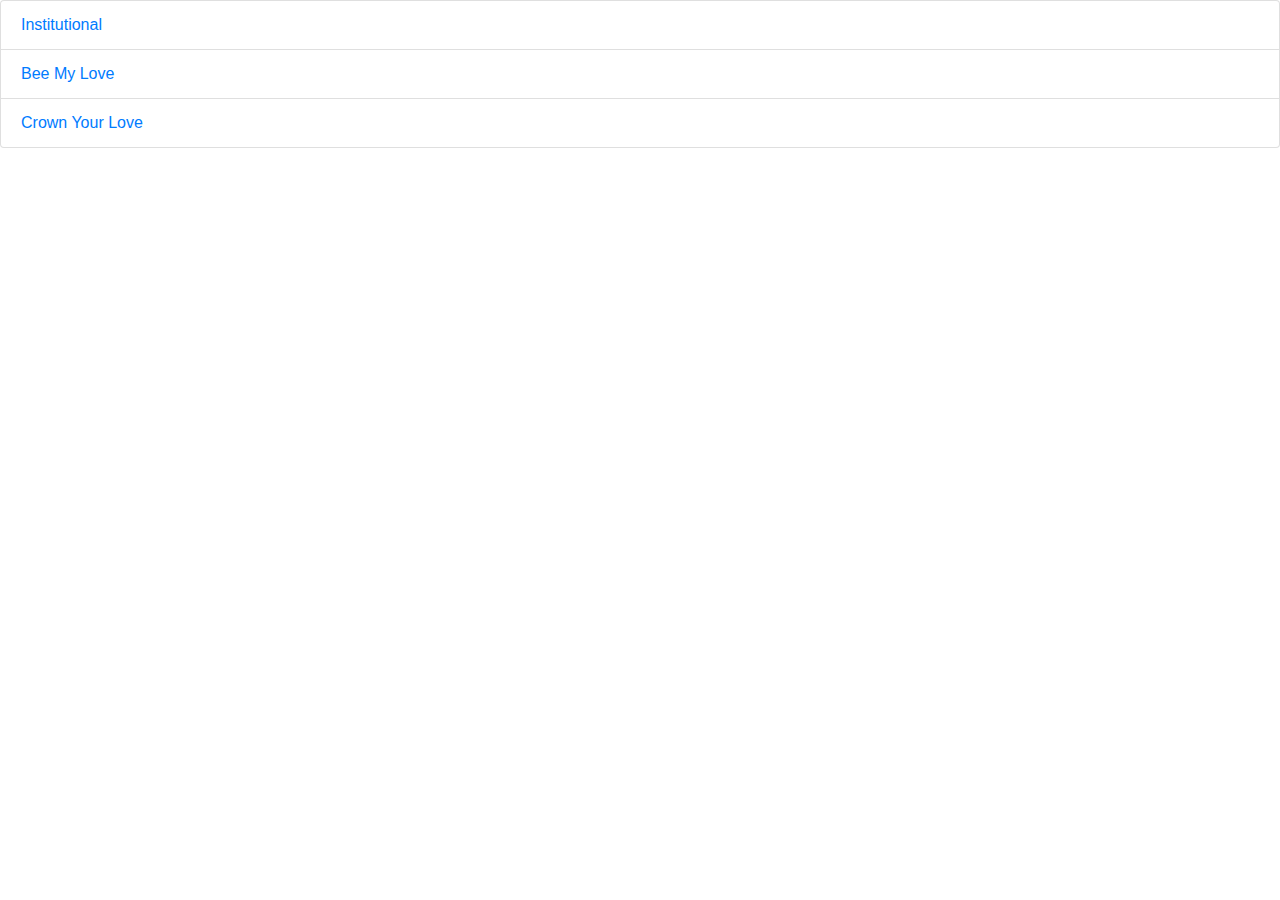
<file: index.html>
<!DOCTYPE html>
  <html>
  <head>
    <meta charset="utf-8"/>
	<meta name="viewport" content="width=device-width, initial-scale=1"/>
	<title>Chaumet</title>
	<link rel="stylesheet" href="./asset/css/external/bootstrap.min.css"/>
  </head>
  
  <body>
	<div class="carousel-list">
		<ul class="list-group">
			<li class="list-group-item"><a href="./institutional/">Institutional</a></li>
			<li class="list-group-item"><a href="./bemylove/">Bee My Love</a></li>
			<li class="list-group-item"><a href="./crownyourlove/">Crown Your Love</a></li>
		</ul>
	</div>
	
	<script type="text/javascript" src="./asset/js/external/bootstrap.min.js"></script>
  </body>
</html>
</file>
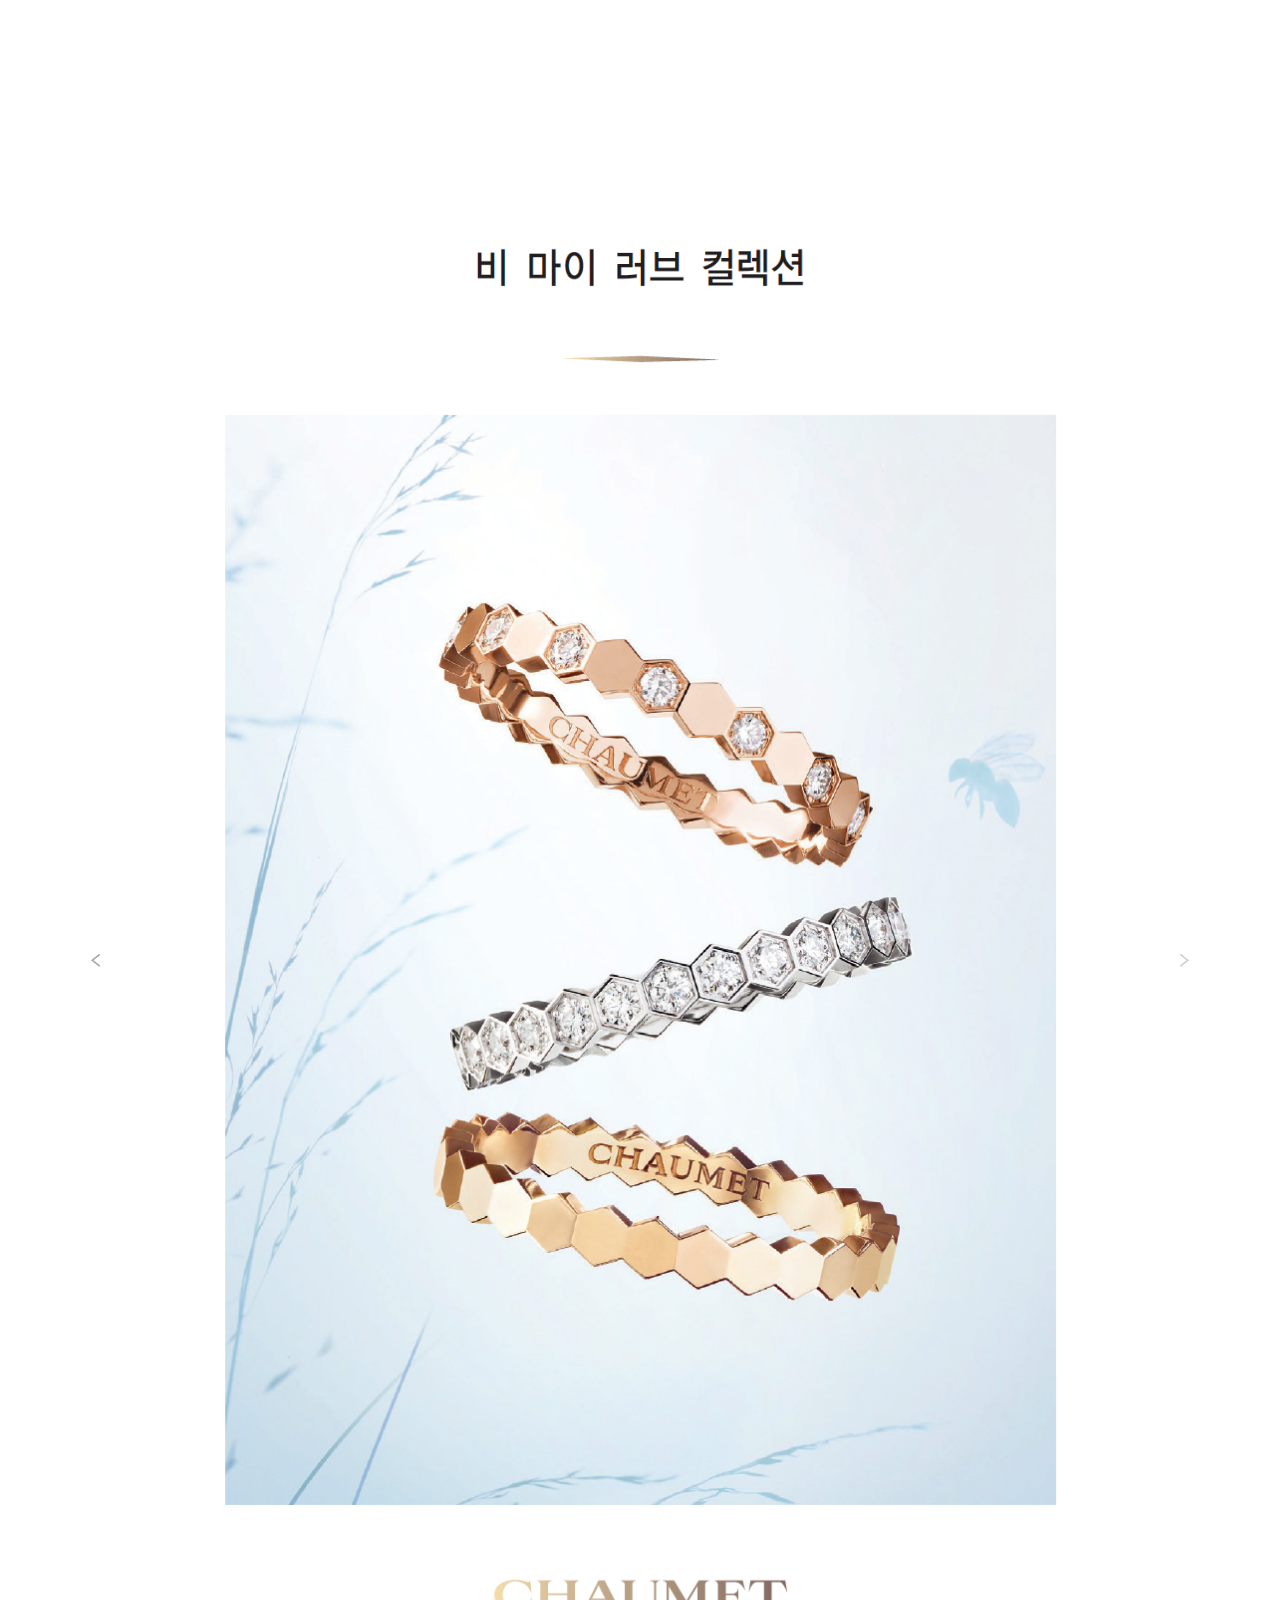
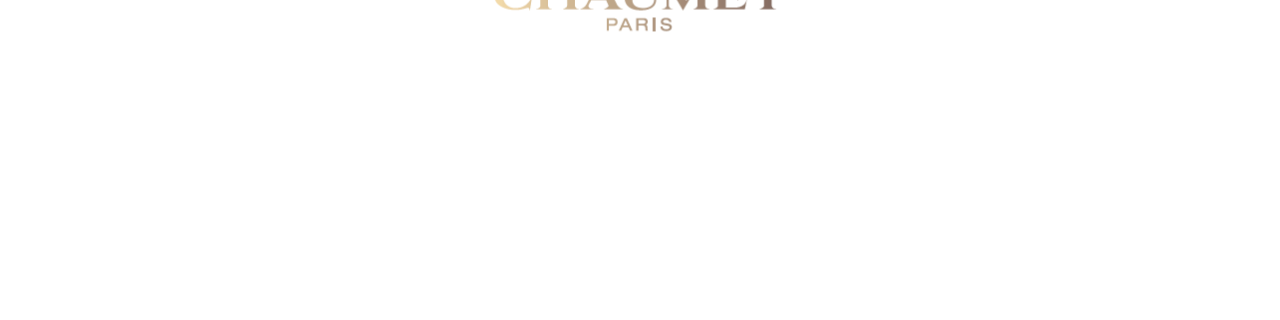
<file: bemylove/index.html>
<!DOCTYPE html>
  <html>
  <head>
    <meta charset="utf-8"/>
	<meta name="viewport" content="width=device-width, initial-scale=1, user-scalable=yes"/>
	<title>Chaumet – Bee My Love</title>
	<link rel="stylesheet" href="../asset/css/external/bootstrap.min.css"/>
	<link rel="stylesheet" href="../asset/css/internal/carousel.css"/>
  </head>
  
  <body>
	<div id="carouselExampleCaptions" class="carousel slide" data-ride="carousel" data-interval="false">
	  <div class="carousel-inner">
		<div class="carousel-item active">
		  <img src="../asset/images/bemylove/12.png" class="d-block w-100" alt="institutional01">
		  <div class="carousel-caption d-none d-md-block">
			<p></p>
		  </div>
		</div>
		<div class="carousel-item">
		  <img src="../asset/images/bemylove/13.png" class="d-block w-100" alt="bemylove02">
		  <div class="d-md-block">
			<p class="carousel-indicators">
				<a href="https://www.chaumet.com/kr/bee-my-love" target="_blank"></a>
			</p>
		  </div>
		</div>
		<div class="carousel-item">
		  <img src="../asset/images/bemylove/14.png" class="d-block w-100" alt="bemylove03">
		  <div class="d-md-block">
			<p class="carousel-indicators">
				<a href="https://www.chaumet.com/kr/jewellery/collections/bee-my-love?function=256" target="_blank"></a>
			</p>
		  </div>
		</div>
		<div class="carousel-item">
		  <img src="../asset/images/bemylove/15.png" class="d-block w-100" alt="bemylove04">
		  <div class="d-md-block">
			<p class="carousel-indicators">
				<a href="https://www.chaumet.com/kr/jewellery/collections/bee-my-love?function=257" target="_blank"></a>
			</p>
		  </div>
		</div>
		<div class="carousel-item">
		  <img src="../asset/images/bemylove/16.png" class="d-block w-100" alt="bemylove05">
		  <div class="d-md-block">
			<p class="carousel-indicators">
				<a href="https://www.chaumet.com/kr/jewellery/collections/bee-my-love?function=255" target="_blank"></a>
			</p>
		  </div>
		</div>
		<div class="carousel-item">
		  <img src="../asset/images/bemylove/17.png" class="d-block w-100" alt="bemylove06">
		  <div class="d-md-block">
			<p class="carousel-indicators">
				<a href="https://www.chaumet.com/kr/jewellery/collections/bee-my-love?function=253" target="_blank"></a>
			</p>
		  </div>
		</div>
		<div class="carousel-item">
		  <img src="../asset/images/bemylove/18.png" class="d-block w-100" alt="bemylove07">
		  <div class="d-md-block">
			<p class="carousel-indicators">
				<a href="https://www.chaumet.com/kr/contact" target="_blank"></a>
			</p>
		  </div>
		</div>
	  </div>
	  <a class="carousel-control-prev" href="#carouselExampleCaptions" role="button" data-slide="prev">
		<span class="carousel-control-prev-icon" aria-hidden="true"></span>
		<span class="sr-only">Previous</span>
	  </a>
	  <a class="carousel-control-next" href="#carouselExampleCaptions" role="button" data-slide="next">
		<span class="carousel-control-next-icon" aria-hidden="true"></span>
		<span class="sr-only">Next</span>
	  </a>
	</div>
	
	<script type="text/javascript" src="../asset/js/external/jquery.min.js"></script>
	<script type="text/javascript" src="../asset/js/external/bootstrap.min.js"></script>
  </body>
</html>
</file>
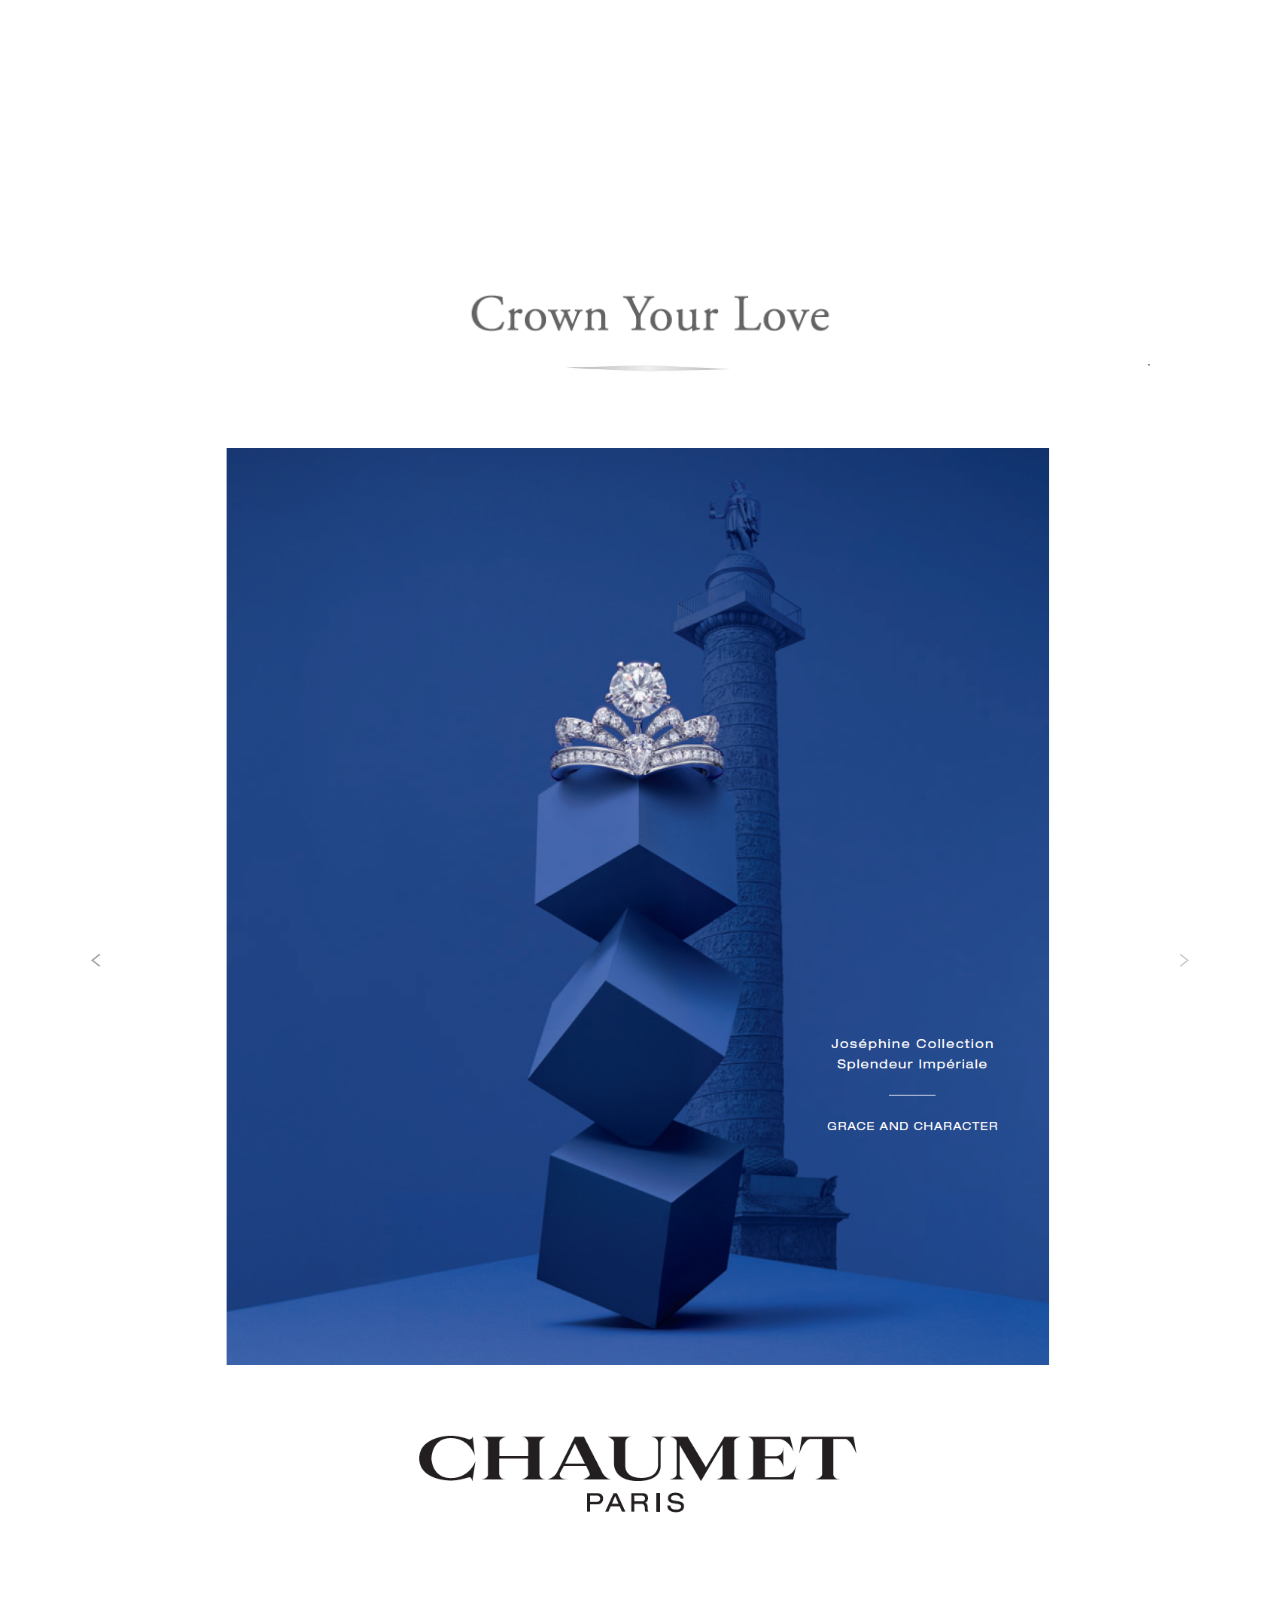
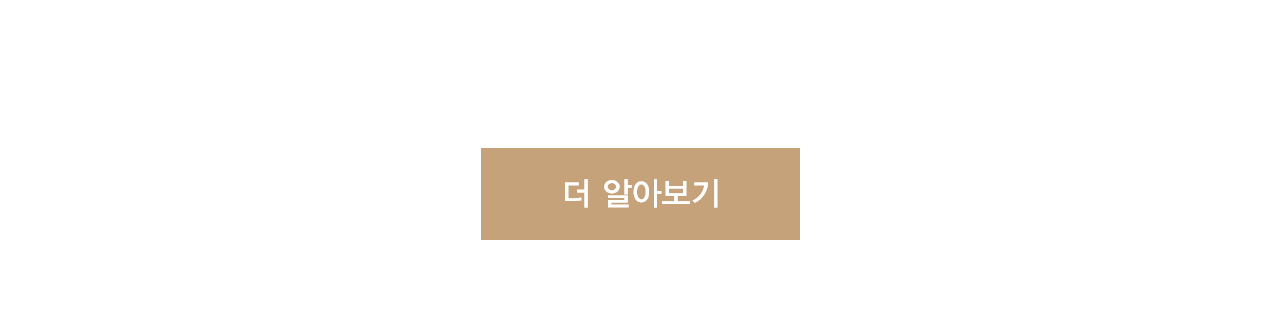
<file: crownyourlove/index.html>
<!DOCTYPE html>
  <html>
  <head>
    <meta charset="utf-8"/>
	<meta name="viewport" content="width=device-width, initial-scale=1, user-scalable=yes"/>
	<title>Chaumet – Crown Your Love</title>
	<link rel="stylesheet" href="../asset/css/external/bootstrap.min.css"/>
	<link rel="stylesheet" href="../asset/css/internal/carousel.css"/>
  </head>
  
  <body>
	<div id="carouselExampleCaptions" class="carousel slide" data-ride="carousel" data-interval="false">
	  <div class="carousel-inner">
		<div class="carousel-item active">
		  <img src="../asset/images/crownyourlove/19.png" class="d-block w-100" alt="crownyourlove01">
		  <div class="d-md-block">
			<p class="carousel-indicators">
				<a href="https://www.chaumet.com/kr/bridal" target="_blank"></a>
			</p>
		  </div>
		</div>
		<div class="carousel-item">
		  <img src="../asset/images/crownyourlove/20.png" class="d-block w-100" alt="crownyourlove02">
		  <div class="d-md-block">
			<p class="carousel-indicators">
				<a href="https://www.chaumet.com/kr/bridal" target="_blank"></a>
			</p>
		  </div>
		</div>
		<div class="carousel-item">
		  <img src="../asset/images/crownyourlove/21.png" class="d-block w-100" alt="crownyourlove03">
		  <div class="d-md-block">
			<p class="carousel-indicators">
				<a href="https://www.chaumet.com/kr/bridal/collections/josephine" target="_blank"></a>
			</p>
		  </div>
		</div>
		<div class="carousel-item">
		  <img src="../asset/images/crownyourlove/22.png" class="d-block w-100" alt="crownyourlove04">
		  <div class="d-md-block">
			<p class="carousel-indicators">
				<a href="https://www.chaumet.com/kr/bridal/collections/josephine" target="_blank"></a>
			</p>
		  </div>
		</div>
		<div class="carousel-item">
		  <img src="../asset/images/crownyourlove/23.png" class="d-block w-100" alt="crownyourlove05">
		  <div class="d-md-block">
			<p class="carousel-indicators">
				<a href="https://www.chaumet.com/kr/bridal/collections/liens" target="_blank"></a>
			</p>
		  </div>
		</div>
		<div class="carousel-item">
		  <img src="../asset/images/crownyourlove/24.png" class="d-block w-100" alt="crownyourlove06">
		  <div class="d-md-block">
			<p class="carousel-indicators">
				<a href="https://www.chaumet.com/kr/bridal/collections/bee-my-love" target="_blank"></a>
			</p>
		  </div>
		</div>
		<div class="carousel-item">
		  <img src="../asset/images/crownyourlove/25.png" class="d-block w-100" alt="crownyourlove07">
		  <div class="d-md-block">
			<p class="carousel-indicators">
				<a href="https://www.chaumet.com/kr/bridal/men-wedding-bands" target="_blank"></a>
			</p>
		  </div>
		</div>
		<div class="carousel-item">
		  <img src="../asset/images/crownyourlove/26.png" class="d-block w-100" alt="crownyourlove08" usemap="#DonateMap">
		  <div class="d-md-block">
			<p class="carousel-indicators">
				<a href="https://www.chaumet.com/kr/bridal/men-wedding-bands" target="_blank"></a>
			</p>
		  </div>
		</div>
		<div class="carousel-item">
		  <img src="../asset/images/crownyourlove/27.png" class="d-block w-100" alt="crownyourlove09">
		  <div class="d-md-block">
			<p class="carousel-indicators">
				<a href="https://crownyourlove.chaumet.com/ko-ko/" target="_blank"></a>
			</p>
		  </div>
		</div>
	  </div>
	  <a class="carousel-control-prev" href="#carouselExampleCaptions" role="button" data-slide="prev">
		<span class="carousel-control-prev-icon" aria-hidden="true"></span>
		<span class="sr-only">Previous</span>
	  </a>
	  <a class="carousel-control-next" href="#carouselExampleCaptions" role="button" data-slide="next">
		<span class="carousel-control-next-icon" aria-hidden="true"></span>
		<span class="sr-only">Next</span>
	  </a>
	</div>
	
	<script type="text/javascript" src="../asset/js/external/jquery.min.js"></script>
	<script type="text/javascript" src="../asset/js/external/bootstrap.min.js"></script>
  </body>
</html>
</file>
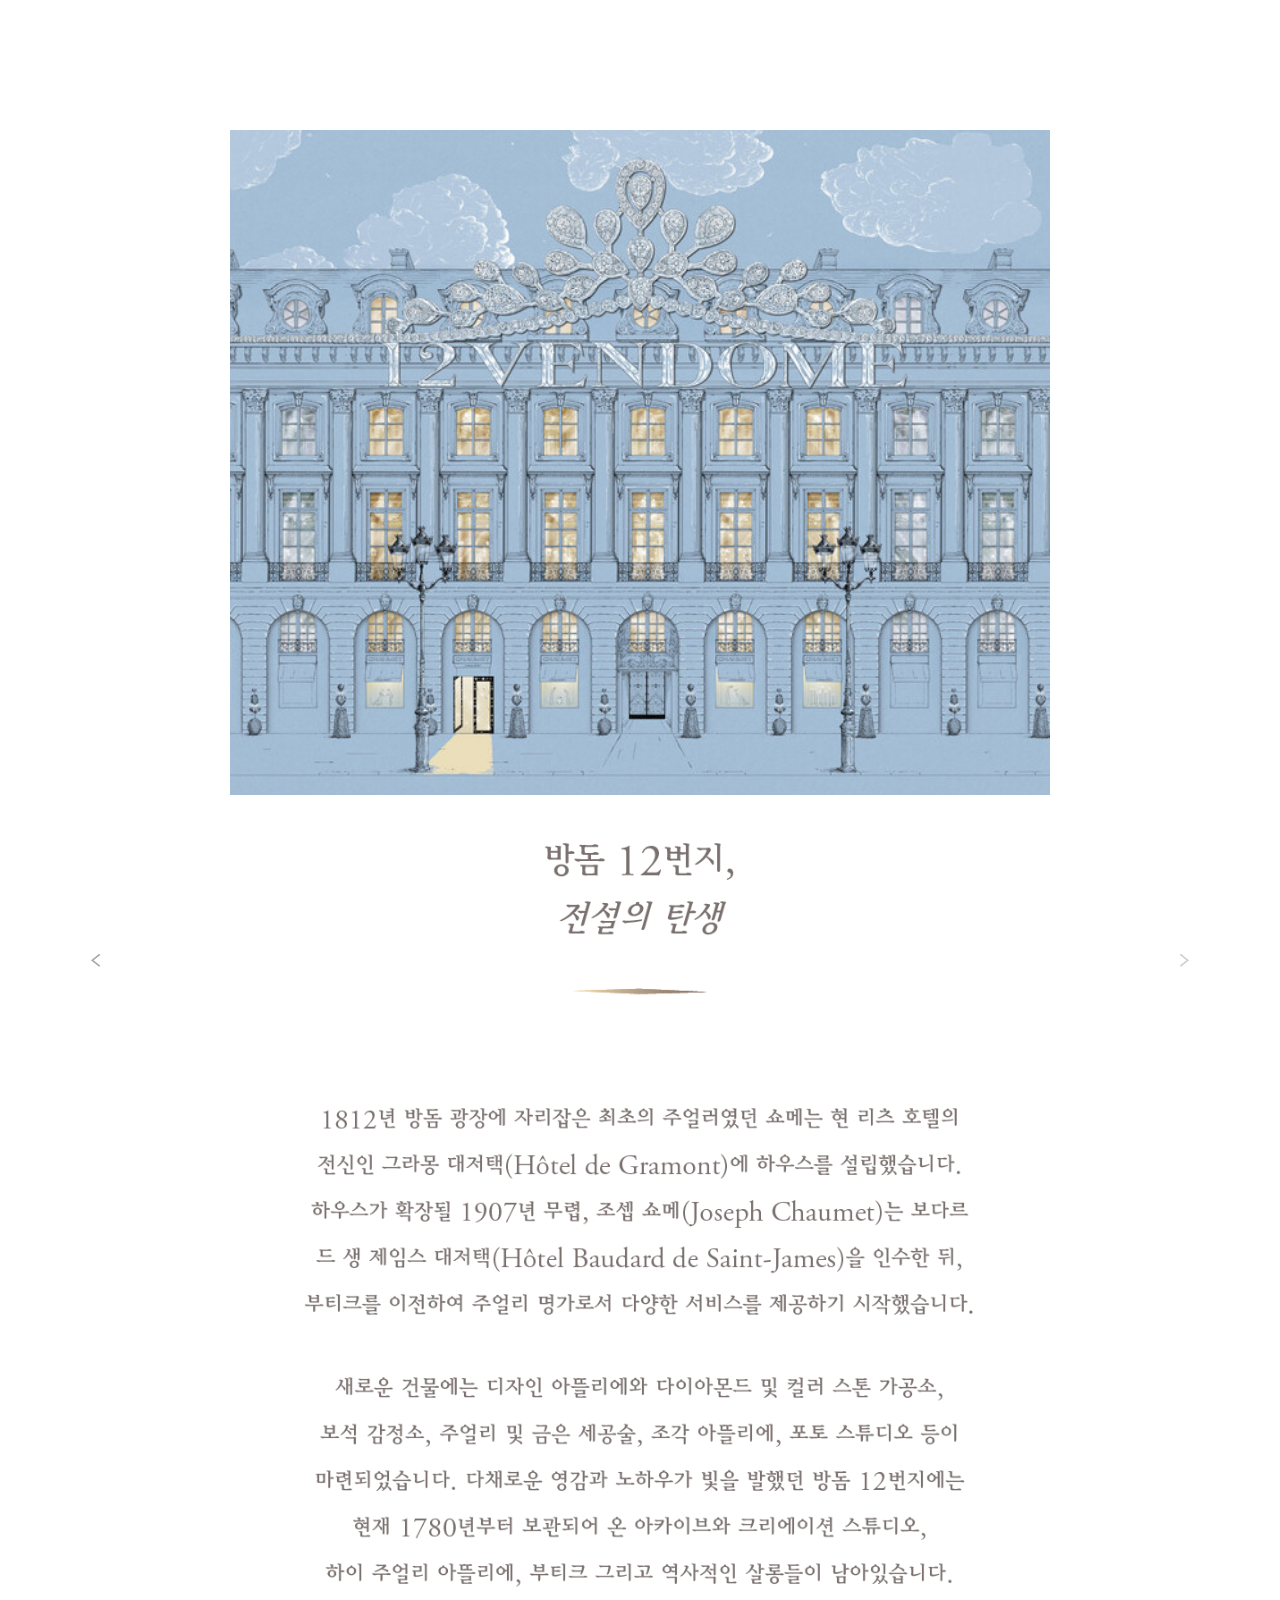
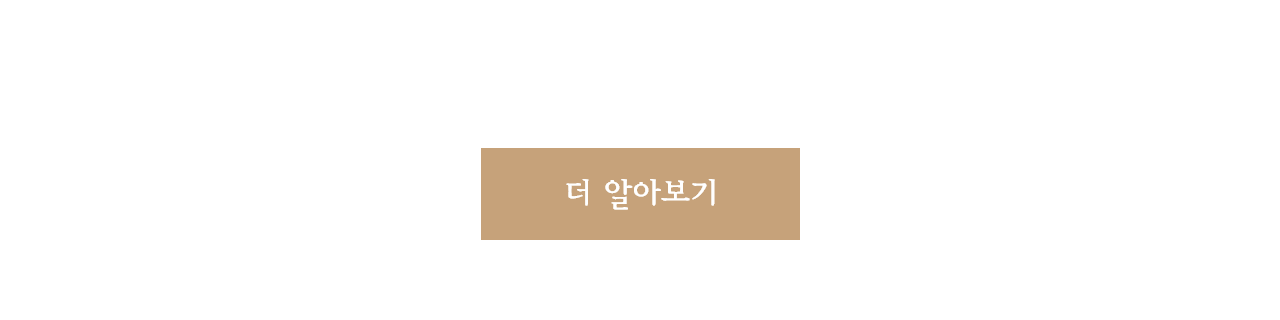
<file: institutional/index.html>
<!DOCTYPE html>
  <html>
  <head>
    <meta charset="utf-8"/>
	<meta name="viewport" content="width=device-width, initial-scale=1"/>
	<title>Chaumet - Institutional</title>
	<link rel="stylesheet" href="../asset/css/external/bootstrap.min.css"/>
	<link rel="stylesheet" href="../asset/css/internal/carousel.css"/>
  </head>
  
  <body>
	<div class="content">
		<div id="carouselExampleCaptions" class="carousel slide" data-ride="carousel" data-interval="false" data-touch="false">
		  <div class="carousel-inner">
			<div class="carousel-item active">
			  <img src="../asset/images/institutional/1.png" class="d-block w-100" alt="institutional01">
			  <div class="d-md-block">
				<p class="carousel-indicators">
					<a href="https://www.chaumet.com/kr/our-maison" target="_blank"></a>
				</p>
			  </div>
			</div>
			<div class="carousel-item">
			  <img src="../asset/images/institutional/2.png" class="d-block w-100" alt="institutional02">
			  <div class="carousel-caption d-none d-md-block">
				<p></p>
			  </div>
			</div>
			<div class="carousel-item">
			  <img src="../asset/images/institutional/3.png" class="d-block w-100" alt="institutional03">
			  <div class="carousel-caption d-none d-md-block">
				<p></p>
			  </div>
			</div>
			<div class="carousel-item">
			  <img src="../asset/images/institutional/4.png" class="d-block w-100" alt="institutional04">
			  <div class="carousel-caption d-none d-md-block">
				<p></p>
			  </div>
			</div>
			<div class="carousel-item">
			  <img src="../asset/images/institutional/5.png" class="d-block w-100" alt="institutional05">
			  <div class="d-md-block">
				<p class="carousel-indicators">
					<a href="https://www.chaumet.com/kr/our-maison/craftsmanship" target="_blank"></a>
				</p>
			  </div>
			</div>
			<div class="carousel-item">
			  <img src="../asset/images/institutional/6.png" class="d-block w-100" alt="institutional06">
			  <div class="d-md-block">
				<p class="carousel-indicators">
					<a href="https://www.chaumet.com/kr/josephine" target="_blank"></a>
				</p>
			  </div>
			</div>
			<div class="carousel-item">
			  <img src="../asset/images/institutional/7.png" class="d-block w-100" alt="institutional07">
			  <div class="d-md-block">
				<p class="carousel-indicators">
					<a href="https://www.chaumet.com/kr/jewellery/collections/bee-my-love" target="_blank"></a>
				</p>
			  </div>
			</div>
			<div class="carousel-item">
			  <img src="../asset/images/institutional/8.png" class="d-block w-100" alt="institutional08">
			  <div class="d-md-block">
				<p class="carousel-indicators">
					<a href="https://www.chaumet.com/kr/stories-of-liens" target="_blank"></a>
				</p>
			  </div>
			</div>
			<div class="carousel-item">
			  <img src="../asset/images/institutional/9.png" class="d-block w-100" alt="institutional09">
			  <div class="carousel-caption d-none d-md-block">
				<p></p>
			  </div>
			</div><div class="carousel-item">
			  <img src="../asset/images/institutional/10.png" class="d-block w-100" alt="institutional10">
			  <div class="d-md-block">
				<p class="carousel-indicators">
					<a href="https://www.chaumet.com/kr/watches" target="_blank"></a>
				</p>
			  </div>
			</div>
			<div class="carousel-item">
			  <img src="../asset/images/institutional/11.png" class="d-block w-100" alt="institutional11">
			  <div class="d-md-block">
				<p class="carousel-indicators">
					<a href="https://www.chaumet.com/kr/contact" target="_blank"></a>
				</p>
			  </div>
			</div>
		  </div>
		  <a class="carousel-control-prev" href="#carouselExampleCaptions" role="button" data-slide="prev">
			<span class="carousel-control-prev-icon" aria-hidden="true"></span>
			<span class="sr-only">Previous</span>
		  </a>
		  <a class="carousel-control-next" href="#carouselExampleCaptions" role="button" data-slide="next">
			<span class="carousel-control-next-icon" aria-hidden="true"></span>
			<span class="sr-only">Next</span>
		  </a>
		</div>
	</div>
	
	<script type="text/javascript" src="../asset/js/external/jquery.min.js"></script>
	<script type="text/javascript" src="../asset/js/external/bootstrap.min.js"></script>
  </body>
</html>
</file>
<file: asset/css/internal/carousel.css>
.carousel-item img{max-width:1080px;margin-left:auto;margin-right: auto;}
.carousel-control-prev-icon{background-image: url('../../images/btn_pre.png');width:18px;height:18px;}
.carousel-control-next-icon{background-image: url('../../images/btn_next.png');width:18px;height:18px;}
.carousel-indicators{height:8%;}
.carousel-caption{color:#000;display: flex;justify-content: center;}
p a{width:100%;height:100%;}
</file>
